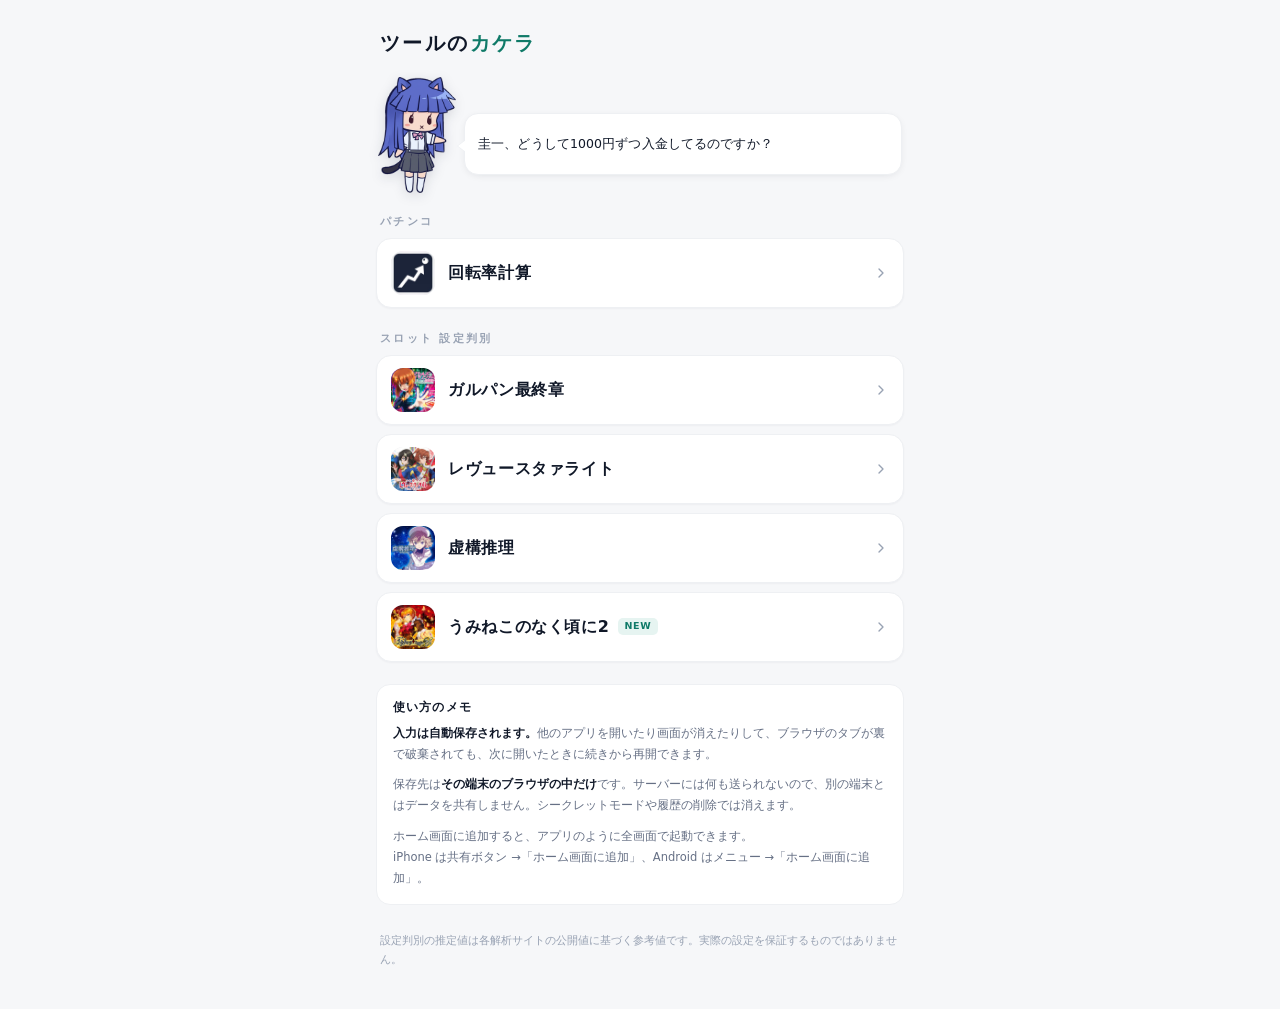
<file: index.html>
<!DOCTYPE html>
<html lang="ja">
<head>
<meta charset="utf-8">
<meta name="viewport" content="width=device-width, initial-scale=1, viewport-fit=cover">
<meta name="theme-color" content="#0f172a">
<title>ツールのカケラ</title>
<meta name="description" content="パチンコ・パチスロのツールをまとめたポータルサイト。">

<!-- リンクを共有したときに出るカードの内容（LINE・X・Discord など）
     画像は絶対URLでないと読まれないため、公開先のURLを直接書いている。
     文面を変えるときは description / og:description / twitter:description の3つを揃えること。 -->
<meta property="og:type" content="website">
<meta property="og:site_name" content="ツールのカケラ">
<meta property="og:title" content="ツールのカケラ">
<meta property="og:description" content="パチンコ・パチスロのツールをまとめたポータルサイト。">
<meta property="og:url" content="https://m4tch6.github.io/ps-tools/">
<meta property="og:image" content="https://m4tch6.github.io/ps-tools/icon-512.png">
<meta property="og:image:width" content="512">
<meta property="og:image:height" content="512">
<meta property="og:image:alt" content="RKちゃま">
<meta property="og:locale" content="ja_JP">
<meta name="twitter:card" content="summary">
<meta name="twitter:title" content="ツールのカケラ">
<meta name="twitter:description" content="パチンコ・パチスロのツールをまとめたポータルサイト。">
<meta name="twitter:image" content="https://m4tch6.github.io/ps-tools/icon-512.png">

<link rel="manifest" href="manifest.webmanifest">
<link rel="icon" href="favicon-32.png" type="image/png" sizes="32x32">
<link rel="icon" href="icon-192.png" type="image/png" sizes="192x192">
<link rel="apple-touch-icon" href="icon-180.png">
<style>
  :root{
    --bg:#f6f7f9; --card:#ffffff; --line:#e4e7ec; --line-soft:#eef0f3;
    --ink:#101828; --muted:#667085; --faint:#98a2b3;
    --accent:#0f7a68;
  }
  *{box-sizing:border-box; -webkit-tap-highlight-color:transparent;}
  html,body{margin:0; background:var(--bg); color:var(--ink);
    font-family:-apple-system,BlinkMacSystemFont,"Hiragino Kaku Gothic ProN","Yu Gothic",system-ui,sans-serif;
    font-feature-settings:"palt"; -webkit-font-smoothing:antialiased;}
  body{max-width:560px; margin:0 auto; padding:0 16px calc(40px + env(safe-area-inset-bottom));}

  header{padding:30px 4px 6px;}
  h1{margin:0; font-size:20px; font-weight:700; letter-spacing:.12em;}
  h1 em{font-style:normal; color:var(--accent);}

  /* ---------- RKちゃま ---------- */
  .rk{display:flex; align-items:flex-end; gap:8px; margin:14px 0 4px; padding:0 2px;
    cursor:pointer; user-select:none;}
  .rk-fig{flex:none; width:78px; margin-bottom:-2px;}
  .rk-fig img{display:block; width:100%; height:auto;
    filter:drop-shadow(0 3px 6px rgba(16,24,40,.14));
    animation:rk-bob 4.5s ease-in-out infinite;}
  @keyframes rk-bob{ 0%,100%{transform:translateY(0)} 50%{transform:translateY(-3px)} }

  .rk-bubble{flex:1; min-width:0; position:relative; margin-bottom:16px;
    background:var(--card); border:1px solid var(--line-soft); border-radius:14px;
    box-shadow:0 2px 10px -4px rgba(16,24,40,.16);
    padding:11px 13px; min-height:62px;
    display:flex; align-items:center;}
  /* 吹き出しのしっぽ（枠線ぶんを重ねて2枚で表現） */
  .rk-bubble::before, .rk-bubble::after{
    content:""; position:absolute; left:-8px; top:26px;
    border-style:solid; border-width:6px 8px 6px 0;}
  .rk-bubble::before{border-color:transparent var(--line-soft) transparent transparent;}
  .rk-bubble::after{left:-7px; border-color:transparent var(--card) transparent transparent;}

  .rk-text{font-size:12.5px; line-height:1.7; color:var(--ink); letter-spacing:.01em;}
  .rk-text.in{animation:rk-in .45s cubic-bezier(.22,.68,.36,1) both;}
  @keyframes rk-in{
    from{opacity:0; transform:translateX(10px);}
    to{opacity:1; transform:translateX(0);}
  }
  @media (prefers-reduced-motion:reduce){
    .rk-fig img{animation:none;}
    .rk-text.in{animation:rk-fade .3s ease both;}
    @keyframes rk-fade{from{opacity:0} to{opacity:1}}
  }

  /* ---------- カード ---------- */
  .sec{margin:24px 0 9px; padding:0 4px;
    font-size:10.5px; font-weight:600; letter-spacing:.22em; color:var(--faint);}

  .grid{display:flex; flex-direction:column; gap:9px;}
  .card{display:flex; align-items:center; gap:13px;
    background:var(--card); border:1px solid var(--line-soft); border-radius:15px;
    padding:12px 14px; text-decoration:none; color:inherit;
    box-shadow:0 1px 2px rgba(16,24,40,.04);
    transition:transform .12s ease, box-shadow .18s ease, border-color .18s ease;}
  .card:active{transform:scale(.985); background:#fbfcfd;}
  @media (hover:hover){ .card:hover{box-shadow:0 8px 24px -12px rgba(16,24,40,.22); border-color:var(--line);} }

  .ic{flex:none; width:44px; height:44px; border-radius:12px; overflow:hidden;
    display:flex; align-items:center; justify-content:center;
    box-shadow:inset 0 0 0 1px rgba(16,24,40,.08);}
  .ic img{width:100%; height:100%; object-fit:cover; display:block;}
  .t{flex:1; min-width:0; font-size:16px; font-weight:600; letter-spacing:.04em; line-height:1.35;}
  .arrow{flex:none; color:var(--faint);}

  .tag{display:inline-block; margin-left:8px; padding:2px 7px; border-radius:5px;
    font-size:9.5px; font-weight:600; letter-spacing:.06em; vertical-align:2.5px;
    color:var(--accent); background:#e6f4f1;}

  /* ---------- メモ ---------- */
  .note{margin-top:22px; background:var(--card); border:1px solid var(--line-soft);
    border-radius:14px; padding:15px 16px;}
  .note h2{margin:0 0 8px; font-size:11.5px; font-weight:600; letter-spacing:.1em; color:var(--ink);}
  .note p{margin:0; font-size:11.5px; line-height:1.85; color:var(--muted);}
  .note p + p{margin-top:9px;}
  .note b{color:var(--ink); font-weight:600;}

  footer{margin-top:26px; padding:0 4px; font-size:10.5px; line-height:1.8; color:var(--faint);}
</style>
</head>
<body>

<header>
  <h1>ツールの<em>カケラ</em></h1>
</header>

<div class="rk" id="rk" role="button" tabindex="0" aria-label="RKちゃまの台詞を切り替える">
  <div class="rk-fig"><img src="rk.png" alt="RKちゃま" width="216" height="320" decoding="async"></div>
  <div class="rk-bubble"><span class="rk-text" id="rkText"></span></div>
</div>

<div class="sec">パチンコ</div>
<div class="grid">
  <a class="card" href="kaiten/">
    <div class="ic"><img src="kaiten/icon.jpg" alt="" width="192" height="192" loading="lazy" decoding="async"></div>
    <div class="t">回転率計算</div>
    <svg class="arrow" width="16" height="16" viewBox="0 0 24 24" fill="none" stroke="currentColor" stroke-width="2" stroke-linecap="round" stroke-linejoin="round"><path d="m9 18 6-6-6-6"/></svg>
  </a>
</div>

<div class="sec">スロット 設定判別</div>
<div class="grid">
  <a class="card" href="garupan/">
    <div class="ic"><img src="garupan/icon.jpg" alt="" width="192" height="192" loading="lazy" decoding="async"></div>
    <div class="t">ガルパン最終章</div>
    <svg class="arrow" width="16" height="16" viewBox="0 0 24 24" fill="none" stroke="currentColor" stroke-width="2" stroke-linecap="round" stroke-linejoin="round"><path d="m9 18 6-6-6-6"/></svg>
  </a>

  <a class="card" href="starlight/">
    <div class="ic"><img src="starlight/icon.jpg" alt="" width="192" height="192" loading="lazy" decoding="async"></div>
    <div class="t">レヴュースタァライト</div>
    <svg class="arrow" width="16" height="16" viewBox="0 0 24 24" fill="none" stroke="currentColor" stroke-width="2" stroke-linecap="round" stroke-linejoin="round"><path d="m9 18 6-6-6-6"/></svg>
  </a>

  <a class="card" href="kyokou/">
    <div class="ic"><img src="kyokou/icon.jpg" alt="" width="192" height="192" loading="lazy" decoding="async"></div>
    <div class="t">虚構推理</div>
    <svg class="arrow" width="16" height="16" viewBox="0 0 24 24" fill="none" stroke="currentColor" stroke-width="2" stroke-linecap="round" stroke-linejoin="round"><path d="m9 18 6-6-6-6"/></svg>
  </a>

  <a class="card" href="umineko/">
    <div class="ic"><img src="umineko/icon.jpg" alt="" width="192" height="192" loading="lazy" decoding="async"></div>
    <div class="t">うみねこのなく頃に2<span class="tag">NEW</span></div>
    <svg class="arrow" width="16" height="16" viewBox="0 0 24 24" fill="none" stroke="currentColor" stroke-width="2" stroke-linecap="round" stroke-linejoin="round"><path d="m9 18 6-6-6-6"/></svg>
  </a>
</div>

<div class="note">
  <h2>使い方のメモ</h2>
  <p><b>入力は自動保存されます。</b>他のアプリを開いたり画面が消えたりして、ブラウザのタブが裏で破棄されても、次に開いたときに続きから再開できます。</p>
  <p>保存先は<b>その端末のブラウザの中だけ</b>です。サーバーには何も送られないので、別の端末とはデータを共有しません。シークレットモードや履歴の削除では消えます。</p>
  <p>ホーム画面に追加すると、アプリのように全画面で起動できます。<br>iPhone は共有ボタン →「ホーム画面に追加」、Android はメニュー →「ホーム画面に追加」。</p>
</div>

<footer>
  設定判別の推定値は各解析サイトの公開値に基づく参考値です。実際の設定を保証するものではありません。
</footer>

<script>
(function(){
  "use strict";
  /* 台詞は rk-lines.txt（1行1台詞）を読み込む。増やしたいときはそのファイルを編集するだけ。
     file:// で直接開いた場合は fetch がブロックされるため、下の控えを使う。 */
  var FALLBACK = [
    "下振れは二度と返って来ないのですよ",
    "みぃー、noteは”ぺいとぅうぃん”なのです",
    "冷遇なんてものは存在しないのですよ。にぱー☆",
    "下振れを言い訳にするのは、いけないことなのですか？",
    "負けが続いているときは、立ち回りを見直したほうがいいのですよ",
    "ときには神頼みも必要なのです。にぱー☆",
    "AIはすごいのです。ボクもハイカラなツールを作りたいのです！",
    "1000円スタートがわかるころには、多額の負債を負っているものです",
    "穢れはだいたい罠なのです。みぃ...",
    "示唆は所詮、ただの示唆なのですよ",
    "高射幸機にはついていけないのです",
    "にぱー☆今日こそは大勝ちするのですよ！",
    "赤坂、どうしてボクの台はずっとデモ画面なのですか？",
    "メンソールばかり吸っていると、イ◯ポになってしまうのですよ",
    "圭一、どうして1000円ずつ入金してるのですか？",
    "圭一、レバーを下から叩くのをやめなさい",
    "圭一、カードを抜き差しするのはやめなさい",
    "羽生、遊戯ではなく遊技だと、何度言えばわかるのかしら？",
    "公由、さっきからアンタの口が臭いのよ",
    "楽しくパチスロを打ちたい。それだけなの。それ以上は、何も望んでいないの"
  ];

  var el = document.getElementById("rkText");
  var box = document.getElementById("rk");
  var lines = FALLBACK, last = -1, timer = null;

  // 吹き出し自体が発話を表すので、前後の「」は外して表示する
  function strip(s){ return s.replace(/^[「『]/, "").replace(/[」』]$/, "").trim(); }

  function pick(){
    if(lines.length < 2) return lines[0] || "";
    var i;
    do { i = Math.floor(Math.random() * lines.length); } while(i === last);
    last = i;
    return lines[i];
  }

  function show(){
    el.classList.remove("in");
    void el.offsetWidth;          // アニメーションを再生し直すためのリフロー
    el.textContent = pick();
    el.classList.add("in");
  }

  function restart(){
    clearInterval(timer);
    timer = setInterval(show, 7000);
  }

  box.addEventListener("click", function(){ show(); restart(); });
  box.addEventListener("keydown", function(e){
    if(e.key === "Enter" || e.key === " "){ e.preventDefault(); show(); restart(); }
  });

  show();
  restart();

  fetch("rk-lines.txt", {cache:"no-cache"})
    .then(function(r){ return r.ok ? r.text() : null; })
    .then(function(t){
      if(!t) return;
      var a = t.split(/\r?\n/).map(strip).filter(Boolean);
      if(a.length){ lines = a; last = -1; }
    })
    .catch(function(){});
})();
</script>

</body>
</html>
</file>
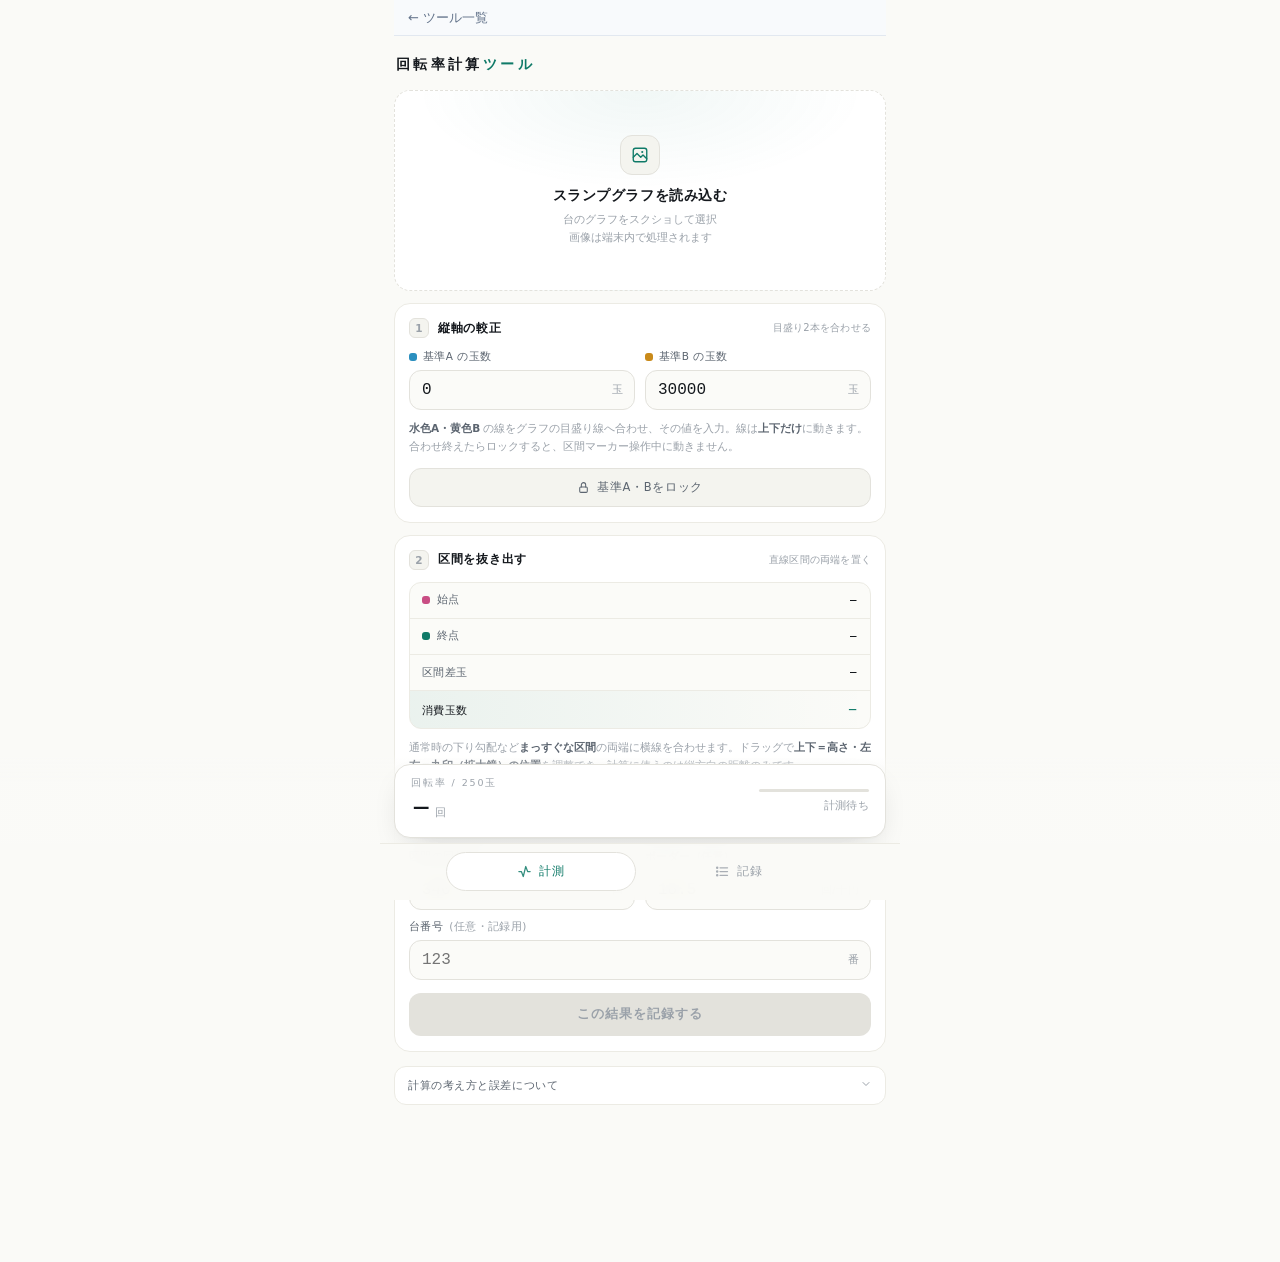
<file: kaiten/index.html>
<!DOCTYPE html>
<html lang="ja">
<head>
<meta charset="utf-8">
<meta name="viewport" content="width=device-width, initial-scale=1, maximum-scale=1, user-scalable=no">
<meta name="theme-color" content="#fafaf7">
<title>回転率計算</title>
<link rel="manifest" href="../manifest.webmanifest">
<style>
  :root{
    --bg:#fafaf7; --panel:#ffffff; --panel-hi:#f4f4ef; --line:#e3e2dc; --line-soft:#ecebe4;
    --ink:#14181d; --muted:#5c6570; --faint:#9aa1a9;
    --accent:#0f7a68;
    --calibA:#2b8fbf; --calibB:#c98a1a; --start:#c94d84; --end:#0f7a68;
    --plus:#0f7a68; --minus:#c94336;
    --r-lg:16px; --r-md:12px; --r-sm:8px;
  }
  *{box-sizing:border-box; -webkit-tap-highlight-color:transparent;}
  html,body{margin:0; background:var(--bg); color:var(--ink);
    font-family:-apple-system,BlinkMacSystemFont,"Hiragino Kaku Gothic ProN","Yu Gothic",system-ui,sans-serif;
    font-feature-settings:"palt";}
  body{max-width:520px; margin:0 auto; padding:0 14px 150px;}
  .mono{font-family:ui-monospace,"SF Mono",Menlo,Consolas,monospace; font-variant-numeric:tabular-nums;}
  button{font-family:inherit; cursor:pointer;}

  /* ---------- header ---------- */
  header{display:flex; align-items:baseline; justify-content:space-between;
    padding:20px 2px 16px;}
  .brand{font-size:14px; font-weight:700; letter-spacing:.24em;}
  .brand em{font-style:normal; color:var(--accent);}
  .brand-sub{font-size:10px; letter-spacing:.16em; color:var(--faint);}

  /* ---------- bottom nav ---------- */
  .navbar{position:fixed; left:0; right:0; bottom:0; z-index:30;
    display:flex; gap:8px; justify-content:center; max-width:520px; margin:0 auto;
    padding:8px 14px calc(9px + env(safe-area-inset-bottom));
    background:rgba(250,250,247,.94); -webkit-backdrop-filter:blur(10px); backdrop-filter:blur(10px);
    border-top:1px solid var(--line-soft);}
  .navbtn{flex:1; max-width:190px; display:flex; align-items:center; justify-content:center; gap:7px;
    font-size:12px; letter-spacing:.1em; color:var(--faint);
    background:none; border:1px solid transparent; border-radius:999px; padding:10px 0;
    transition:color .15s, background .15s;}
  .navbtn.on{color:var(--accent); background:var(--panel); border-color:var(--line);}
  .navbtn svg{opacity:.85;}

  /* ---------- upload ---------- */
  .drop{display:block; border:1px dashed var(--line); border-radius:var(--r-lg); padding:44px 18px;
    text-align:center; background:
      radial-gradient(320px 140px at 50% 0%, rgba(15,122,104,.06), transparent 70%), var(--panel);
    cursor:pointer; transition:border-color .2s;}
  .drop:active{border-color:var(--accent);}
  .drop .ic{width:40px; height:40px; margin:0 auto 12px; border-radius:12px;
    border:1px solid var(--line); display:flex; align-items:center; justify-content:center;
    color:var(--accent); background:var(--panel-hi);}
  .drop b{display:block; font-size:14px; font-weight:600; letter-spacing:.04em;}
  .drop small{display:block; margin-top:6px; font-size:11px; color:var(--faint); line-height:1.6;}

  /* ---------- stage ---------- */
  .stage-wrap{display:none;}
  .stage{position:relative; border-radius:var(--r-lg); overflow:hidden; background:#efefe9;
    border:1px solid var(--line); box-shadow:0 6px 24px -18px rgba(20,24,29,.35);}
  canvas{display:block; width:100%; touch-action:none;}
  .stage-tools{display:flex; gap:8px; margin-top:10px;}
  .tool-btn{flex:1; display:flex; align-items:center; justify-content:center; gap:7px;
    background:var(--panel); color:var(--muted); border:1px solid var(--line);
    border-radius:var(--r-md); padding:10px 8px; font-size:11.5px; letter-spacing:.05em;
    transition:color .15s, background .15s;}
  .tool-btn:active{background:var(--panel-hi); color:var(--ink);}
  .tool-btn svg{opacity:.7;}

  /* ---------- cards ---------- */
  .card{background:var(--panel); border:1px solid var(--line-soft); border-radius:var(--r-lg);
    padding:14px 14px 15px; margin-top:12px;}
  .card-head{display:flex; align-items:center; gap:9px; margin-bottom:12px;}
  .stepnum{width:20px; height:20px; border-radius:6px; flex:none;
    display:flex; align-items:center; justify-content:center;
    font-size:10.5px; font-weight:700; color:var(--faint);
    border:1px solid var(--line); background:var(--panel-hi);
    transition:all .3s;}
  .card.done .stepnum{color:#08110d; background:var(--accent); border-color:var(--accent);}
  .card-title{font-size:12px; font-weight:600; letter-spacing:.06em;}
  .card-note{font-size:10px; color:var(--faint); letter-spacing:.02em; margin-left:auto;}

  .rowset{display:flex; gap:10px;}
  .field{flex:1; min-width:0;}
  .field label{display:flex; align-items:center; gap:6px; font-size:10.5px;
    color:var(--muted); letter-spacing:.04em; margin-bottom:6px;}
  .dot{width:8px; height:8px; border-radius:3px; flex:none;}
  .inwrap{display:flex; align-items:center; background:#fbfbf8; border:1px solid var(--line);
    border-radius:var(--r-md); transition:border-color .15s, box-shadow .15s; overflow:hidden;}
  .inwrap:focus-within{border-color:var(--accent); box-shadow:0 0 0 3px rgba(15,122,104,.12);}
  .inwrap input{flex:1; min-width:0; background:none; border:none; outline:none;
    color:var(--ink); font-size:16px; padding:10px 4px 10px 12px;}
  .inwrap input:disabled{color:var(--faint);}
  .inwrap .unit{font-size:10.5px; color:var(--faint); padding-right:11px; letter-spacing:.04em; flex:none;}
  .hint{font-size:10.5px; color:var(--faint); line-height:1.7; margin:10px 0 0;}
  .hint b{color:var(--muted); font-weight:600;}

  /* lock button */
  .lock-btn{margin-top:12px; width:100%; display:flex; align-items:center; justify-content:center; gap:7px;
    background:var(--panel-hi); color:var(--muted); border:1px solid var(--line);
    border-radius:var(--r-md); padding:11px; font-size:11.5px; letter-spacing:.06em;
    transition:background .2s, color .2s;}
  .lock-btn.on{background:var(--accent); color:#eafff9; border-color:var(--accent);}

  /* save button */
  .save-btn{margin-top:13px; width:100%; background:var(--accent); color:#eafff9; border:none;
    border-radius:var(--r-md); padding:13px; font-size:12.5px; font-weight:600; letter-spacing:.08em;
    transition:background .2s;}
  .save-btn:disabled{background:var(--line); color:var(--faint);}
  .save-btn.saved{background:var(--plus);}

  /* readout rows */
  .reads{border:1px solid var(--line-soft); border-radius:var(--r-md); overflow:hidden; background:#fbfbf8;}
  .read{display:flex; justify-content:space-between; align-items:baseline;
    padding:9px 12px;}
  .read + .read{border-top:1px solid var(--line-soft);}
  .read .k{font-size:11px; color:var(--muted); display:flex; align-items:center; gap:7px; letter-spacing:.03em;}
  .read .v{font-size:15px; letter-spacing:.02em;}
  .read.em{background:linear-gradient(90deg, rgba(15,122,104,.07), transparent);}
  .read.em .k{color:var(--ink);}
  .read.em .v{font-size:17px; color:var(--accent);}

  /* ---------- floating result ---------- */
  .resbar{position:fixed; left:0; right:0; bottom:calc(56px + env(safe-area-inset-bottom)); z-index:20;
    padding:10px 14px 6px;
    background:linear-gradient(180deg, rgba(250,250,247,0), rgba(250,250,247,.95) 30%);
    pointer-events:none;}
  .res{max-width:492px; margin:0 auto; pointer-events:auto;
    background:#ffffff;
    border:1px solid var(--line); border-radius:var(--r-lg);
    box-shadow:0 12px 32px -14px rgba(20,24,29,.22), 0 1px 0 rgba(20,24,29,.02);
    padding:12px 16px 13px; display:flex; align-items:center; gap:16px;}
  .res .lbl{font-size:9.5px; letter-spacing:.2em; color:var(--faint); white-space:nowrap;}
  .res .num{font-size:34px; line-height:1; letter-spacing:-.01em; color:var(--ink);
    white-space:nowrap;}
  .res .num small{font-size:11px; color:var(--faint); letter-spacing:.05em; margin-left:4px;}
  .res .right{margin-left:auto; text-align:right; min-width:0;}
  .gauge{width:110px; height:3px; border-radius:3px; background:var(--line); position:relative;
    margin:0 0 6px auto; overflow:hidden;}
  .gauge i{position:absolute; inset:0; transform-origin:left; transform:scaleX(0);
    background:var(--accent); transition:transform .35s ease, background .35s; border-radius:3px;}
  .delta{font-size:11px; letter-spacing:.03em; color:var(--faint); white-space:nowrap;}
  .delta.plus{color:var(--plus);} .delta.minus{color:var(--minus);}

  /* ---------- details ---------- */
  details{margin-top:14px; border:1px solid var(--line-soft); border-radius:var(--r-md); background:var(--panel);}
  summary{list-style:none; padding:11px 13px; font-size:11px; color:var(--muted);
    letter-spacing:.05em; cursor:pointer; display:flex; align-items:center; gap:8px;}
  summary::-webkit-details-marker{display:none;}
  summary .chev{margin-left:auto; transition:transform .2s; color:var(--faint);}
  details[open] summary .chev{transform:rotate(180deg);}
  details[open] summary{border-bottom:1px solid var(--line-soft);}
  details .body{padding:12px 14px 13px; font-size:11.5px; color:var(--muted); line-height:1.75;}
  details .body b{color:var(--ink); font-weight:600;}
  details .formula{display:block; text-align:center; padding:9px 6px; margin:4px 0 10px;
    background:#fbfbf8; border:1px solid var(--line-soft); border-radius:var(--r-sm);
    color:var(--accent); font-size:12px; letter-spacing:.05em;}

  /* ---------- record log ---------- */
  .log-head{display:flex; align-items:center; justify-content:space-between; padding:16px 2px 12px;}
  .log-title{font-size:13px; font-weight:700; letter-spacing:.12em;}
  .log-actions{display:flex; gap:6px;}
  .mini-btn{font-size:10.5px; letter-spacing:.05em; color:var(--muted); background:var(--panel);
    border:1px solid var(--line); border-radius:8px; padding:8px 11px;}
  .mini-btn:active{background:var(--panel-hi);}
  .mini-btn.danger{color:var(--minus);}
  .rec{display:flex; align-items:center; gap:12px; background:var(--panel);
    border:1px solid var(--line-soft); border-radius:var(--r-md); padding:12px 14px; margin-bottom:8px;}
  .rec .dai{min-width:70px;}
  .rec .dai .lb{font-size:9.5px; color:var(--faint); letter-spacing:.06em;}
  .rec .dai b{display:block; color:var(--ink); font-size:15px; letter-spacing:.02em;}
  .rec .ts{font-size:9.5px; color:var(--faint); letter-spacing:.03em; margin-top:3px;}
  .rec .rate{margin-left:auto; text-align:right;}
  .rec .rate .n{font-size:20px; color:var(--accent); letter-spacing:.01em;}
  .rec .rate .n small{font-size:10px; color:var(--faint); margin-left:3px;}
  .rec .rate .d{font-size:10px; letter-spacing:.02em; margin-top:2px;}
  .rec .rate .d.plus{color:var(--plus);} .rec .rate .d.minus{color:var(--minus);}
  .rec .del{flex:none; width:30px; height:30px; border-radius:8px; border:1px solid var(--line);
    background:var(--panel-hi); color:var(--faint); font-size:13px; line-height:1;
    display:flex; align-items:center; justify-content:center;}
  .rec .del:active{color:var(--minus);}
  .empty{text-align:center; color:var(--faint); font-size:11.5px; padding:56px 0; line-height:1.8;}
  .log-sum{font-size:10.5px; color:var(--faint); letter-spacing:.05em; padding:2px 2px 12px;}

  .hide{display:none !important;}
  @media (prefers-reduced-motion:reduce){ *{transition:none !important;} }
</style>
</head>
<body>
<style>
  .portal-back{display:flex;align-items:center;gap:6px;padding:11px 14px;
    font:500 13px/1 -apple-system,BlinkMacSystemFont,"Hiragino Kaku Gothic ProN","Yu Gothic",system-ui,sans-serif;
    color:#64748b;background:#f8fafc;border-bottom:1px solid #e2e8f0;text-decoration:none;}
  .portal-back:active{background:#f1f5f9;}
</style>
<a class="portal-back" href="../">← ツール一覧</a>

<header>
  <div class="brand">回転率計算<em>ツール</em></div>
</header>

<!-- ============ CALC VIEW ============ -->
<div id="viewCalc">

  <label class="drop" id="drop">
    <span class="ic">
      <svg width="18" height="18" viewBox="0 0 24 24" fill="none" stroke="currentColor" stroke-width="1.8" stroke-linecap="round" stroke-linejoin="round"><rect x="3" y="3" width="18" height="18" rx="3"/><path d="M3 15l5-5 5 5 3-3 5 5"/><circle cx="15" cy="8" r="1.4" fill="currentColor" stroke="none"/></svg>
    </span>
    <b>スランプグラフを読み込む</b>
    <small>台のグラフをスクショして選択<br>画像は端末内で処理されます</small>
    <input id="file" type="file" accept="image/*" hidden>
  </label>

  <div class="stage-wrap" id="stageWrap">
    <div class="stage" id="stage"><canvas id="cv"></canvas></div>
    <div class="stage-tools">
      <button class="tool-btn" id="reupload">
        <svg width="13" height="13" viewBox="0 0 24 24" fill="none" stroke="currentColor" stroke-width="2" stroke-linecap="round"><path d="M21 12a9 9 0 1 1-2.6-6.3M21 3v6h-6"/></svg>
        画像を替える
      </button>
      <button class="tool-btn" id="reset">
        <svg width="13" height="13" viewBox="0 0 24 24" fill="none" stroke="currentColor" stroke-width="2" stroke-linecap="round"><path d="M12 3v3M12 18v3M3 12h3M18 12h3"/><circle cx="12" cy="12" r="4.5"/></svg>
        マーカー初期化
      </button>
    </div>
  </div>

  <!-- STEP 1 -->
  <div class="card" id="c1">
    <div class="card-head">
      <span class="stepnum">1</span>
      <span class="card-title">縦軸の較正</span>
      <span class="card-note">目盛り2本を合わせる</span>
    </div>
    <div class="rowset">
      <div class="field">
        <label><span class="dot" style="background:var(--calibA)"></span>基準A の玉数</label>
        <div class="inwrap"><input class="mono" id="valA" inputmode="numeric" value="0"><span class="unit">玉</span></div>
      </div>
      <div class="field">
        <label><span class="dot" style="background:var(--calibB)"></span>基準B の玉数</label>
        <div class="inwrap"><input class="mono" id="valB" inputmode="numeric" value="30000"><span class="unit">玉</span></div>
      </div>
    </div>
    <p class="hint"><b>水色A・黄色B</b> の線をグラフの目盛り線へ合わせ、その値を入力。線は<b>上下だけ</b>に動きます。合わせ終えたらロックすると、区間マーカー操作中に動きません。</p>
    <button class="lock-btn" id="lockBtn">
      <svg width="13" height="13" viewBox="0 0 24 24" fill="none" stroke="currentColor" stroke-width="1.9" stroke-linecap="round" stroke-linejoin="round"><rect x="5" y="11" width="14" height="10" rx="2"/><path d="M8 11V7a4 4 0 0 1 8 0v4"/></svg>
      <span>基準A・Bをロック</span>
    </button>
  </div>

  <!-- STEP 2 -->
  <div class="card" id="c2">
    <div class="card-head">
      <span class="stepnum">2</span>
      <span class="card-title">区間を抜き出す</span>
      <span class="card-note">直線区間の両端を置く</span>
    </div>
    <div class="reads">
      <div class="read"><span class="k"><span class="dot" style="background:var(--start)"></span>始点</span><span class="v mono" id="oVA">–</span></div>
      <div class="read"><span class="k"><span class="dot" style="background:var(--end)"></span>終点</span><span class="v mono" id="oVB">–</span></div>
      <div class="read"><span class="k">区間差玉</span><span class="v mono" id="oSabi">–</span></div>
      <div class="read em"><span class="k">消費玉数</span><span class="v mono" id="oCons">–</span></div>
    </div>
    <p class="hint">通常時の下り勾配など<b>まっすぐな区間</b>の両端に横線を合わせます。ドラッグで<b>上下＝高さ・左右＝丸印（拡大鏡）の位置</b>を調整でき、計算に使うのは縦方向の距離のみです。</p>
  </div>

  <!-- STEP 3 -->
  <div class="card" id="c3">
    <div class="card-head">
      <span class="stepnum">3</span>
      <span class="card-title">回転数を入力</span>
    </div>
    <div class="rowset">
      <div class="field">
        <label>区間の回転数</label>
        <div class="inwrap"><input class="mono" id="rot" inputmode="numeric" placeholder="340"><span class="unit">回</span></div>
      </div>
      <div class="field">
        <label>ボーダー <span style="color:var(--faint)">(任意)</span></label>
        <div class="inwrap"><input class="mono" id="border" inputmode="decimal" placeholder="18.5"><span class="unit">回/千円</span></div>
      </div>
    </div>
    <div class="rowset" style="margin-top:10px">
      <div class="field">
        <label>台番号 <span style="color:var(--faint)">(任意・記録用)</span></label>
        <div class="inwrap"><input class="mono" id="daiban" inputmode="numeric" placeholder="123"><span class="unit">番</span></div>
      </div>
    </div>
    <button class="save-btn" id="saveRec" disabled>この結果を記録する</button>
  </div>

  <details id="help">
    <summary>
      計算の考え方と誤差について
      <span class="chev"><svg width="12" height="12" viewBox="0 0 24 24" fill="none" stroke="currentColor" stroke-width="2" stroke-linecap="round"><path d="M6 9l6 6 6-6"/></svg></span>
    </summary>
    <div class="body">
      <span class="formula mono">回転率 = 回転数 × 250 ÷ 消費玉数</span>
      消費玉数は較正した縦軸スケールで測った<b>区間差玉の絶対値</b>、250玉は4円パチンコの千円分です。<br><br>
      スランプグラフの差玉は<b>純増（投資 − 払戻）</b>のため、厳密な打ち込み玉数とはヘソ賞球などの分だけずれます。通常時の下り区間を<b>長めに</b>取るほど誤差は小さくなります。あくまで概算としてお使いください。
    </div>
  </details>

  <!-- floating result -->
  <div class="resbar" id="resbar">
    <div class="res">
      <div>
        <div class="lbl">回転率 / 250玉</div>
        <div class="num mono" id="rate">–<small>回</small></div>
      </div>
      <div class="right">
        <div class="gauge"><i id="gaugeFill"></i></div>
        <div class="delta" id="delta">計測待ち</div>
      </div>
    </div>
  </div>

</div><!-- /viewCalc -->

<!-- ============ LOG VIEW ============ -->
<div id="viewLog" class="hide">
  <div class="log-head">
    <div class="log-title">記録一覧</div>
    <div class="log-actions">
      <button class="mini-btn" id="exportCsv">CSV書き出し</button>
      <button class="mini-btn danger" id="clearAll">全削除</button>
    </div>
  </div>
  <div class="log-sum" id="logSum"></div>
  <div id="recList"></div>
  <p class="empty hide" id="recEmpty">まだ記録がありません。<br>「計測」タブで回転率を出し、<br>「この結果を記録する」を押すと保存されます。</p>
</div>

<!-- ============ BOTTOM NAV (fixed) ============ -->
<nav class="navbar">
  <button class="navbtn on" data-v="calc">
    <svg width="15" height="15" viewBox="0 0 24 24" fill="none" stroke="currentColor" stroke-width="2" stroke-linecap="round" stroke-linejoin="round"><path d="M3 12h4l3 8 4-16 3 8h4"/></svg>
    計測
  </button>
  <button class="navbtn" data-v="log">
    <svg width="15" height="15" viewBox="0 0 24 24" fill="none" stroke="currentColor" stroke-width="2" stroke-linecap="round" stroke-linejoin="round"><line x1="8" y1="6" x2="20" y2="6"/><line x1="8" y1="12" x2="20" y2="12"/><line x1="8" y1="18" x2="20" y2="18"/><circle cx="3.5" cy="6" r="1"/><circle cx="3.5" cy="12" r="1"/><circle cx="3.5" cy="18" r="1"/></svg>
    記録
  </button>
</nav>

<script>
(function(){
"use strict";
var cv=document.getElementById("cv"), ctx=cv.getContext("2d");
var stage=document.getElementById("stage");
var img=null, imgData=null, dpr=Math.max(1,Math.min(3,window.devicePixelRatio||1));
var cw=0, ch=0, scale=1;
var calib=[{y:0,v:0},{y:0,v:30000}];
var meas=[{x:0,y:0},{x:0,y:0}];
var drag=null;
var locked=false;   // 基準A・Bのロック状態
var loaded=false;   // 1枚目を読み込んだか（差し替え判定）
var lastRate=null, lastDelta=null;

var COL={A:"#2b8fbf",B:"#c98a1a",S:"#c94d84",E:"#0f7a68"};
var els={}; ["valA","valB","rot","border","oVA","oVB","oSabi","oCons","rate","delta","gaugeFill"]
  .forEach(function(id){els[id]=document.getElementById(id);});
function g(id){return document.getElementById(id);}

/* ---------- 作業中セッションの自動保存 ----------
   スマホでタブが裏に回って破棄されても、画像・基準線・入力値が消えないよう
   localStorage に保持する。画像は長辺1200pxのJPEGに縮小してから保存。 */
var SESS="kaiten_session_v1";
function toDataURL(im){
  var max=1200, w=im.width, h=im.height;
  if(w>max){ h=Math.round(h*max/w); w=max; }
  var c=document.createElement("canvas"); c.width=w; c.height=h;
  c.getContext("2d").drawImage(im,0,0,w,h);
  try{ return c.toDataURL("image/jpeg",0.82); }catch(_){ return null; }
}
function saveSession(){
  if(!loaded||!imgData||!ch||!cw) return;
  try{
    localStorage.setItem(SESS,JSON.stringify({
      imgData:imgData, locked:locked,
      calib:[calib[0].y/ch, calib[1].y/ch],
      meas:[[meas[0].x/cw, meas[0].y/ch],[meas[1].x/cw, meas[1].y/ch]],
      valA:els.valA.value, valB:els.valB.value,
      rot:els.rot.value, border:els.border.value, daiban:g("daiban").value
    }));
  }catch(_){}   // 容量超過時は黙って諦める（記録タブのデータは別キーで無事）
}
function clearSession(){ try{localStorage.removeItem(SESS);}catch(_){} }

/* ---------- load ---------- */
// #drop is a <label> wrapping #file, so the native label activation opens the
// picker on its own — no extra click handler here (would double-open the dialog).
g("reupload").addEventListener("click",function(){g("file").click();});
g("file").addEventListener("change",function(e){
  var f=e.target.files&&e.target.files[0]; if(!f)return;
  var url=URL.createObjectURL(f), im=new Image();
  im.onload=function(){
    var fresh=!loaded; loaded=true; img=im; imgData=toDataURL(im);
    reveal();
    // 差し替え時(fresh=false)は基準A・B/マーカー位置を相対的に引き継ぐ
    layout(fresh);
    URL.revokeObjectURL(url);
    saveSession();
  };
  im.src=url;
});
function reveal(){
  // カード類は常時表示。画像読込時はアップロード枠→グラフへ差し替えるだけ
  g("drop").classList.add("hide");
  g("stageWrap").style.display="block";
}

/* ---------- layout ---------- */
function layout(fresh){
  if(!img)return;
  var prevW=cw, prevH=ch;
  cw=stage.clientWidth; scale=cw/img.width; ch=img.height*scale;
  cv.style.height=ch+"px";
  cv.width=Math.round(cw*dpr); cv.height=Math.round(ch*dpr);
  ctx.setTransform(dpr,0,0,dpr,0,0);
  if(fresh){
    calib[0].y=ch*0.72; calib[1].y=ch*0.28;   // A(=0)を下、B(=30000)を上に → 上ほどプラスの自然な向き
    meas[0]={x:cw*0.40,y:ch*0.35}; meas[1]={x:cw*0.60,y:ch*0.65};
  }else if(prevW&&prevH){
    var kx=cw/prevW, ky=ch/prevH;
    calib.forEach(function(c){c.y*=ky;});
    meas.forEach(function(m){m.x*=kx; m.y*=ky;});
  }
  draw(); compute();
}
var rt; window.addEventListener("resize",function(){clearTimeout(rt);rt=setTimeout(function(){layout(false);},120);});

/* ---------- draw ---------- */
function draw(){
  if(!img)return;
  ctx.clearRect(0,0,cw,ch);
  ctx.drawImage(img,0,0,cw,ch);

  // 区間の帯（始点〜終点の間を薄く塗って範囲を可視化）
  var yb0=Math.min(meas[0].y,meas[1].y), yb1=Math.max(meas[0].y,meas[1].y);
  if(yb1-yb0>0.5){ ctx.save(); ctx.fillStyle="rgba(20,24,29,.055)"; ctx.fillRect(0,yb0,cw,yb1-yb0); ctx.restore(); }

  // 基準A・B（点線・控えめ）
  hline(calib[0].y,COL.A,"A "+fmt(numA()),locked);
  hline(calib[1].y,COL.B,"B "+fmt(numB()),locked);

  // 始点・終点（実線・太め・濃い色＝A/Bより見やすく）
  measLine(meas[0],COL.S,"始");
  measLine(meas[1],COL.E,"終");

  if(drag) loupe();
}
function hline(y,col,label,lock){
  ctx.save();
  ctx.strokeStyle=col; ctx.lineWidth=1.25; ctx.setLineDash([6,5]); ctx.globalAlpha=.95;
  ctx.beginPath(); ctx.moveTo(0,y); ctx.lineTo(cw,y); ctx.stroke();
  ctx.setLineDash([]); ctx.globalAlpha=1;
  // grip handle (right)
  ctx.fillStyle="rgba(255,255,255,.94)"; roundRect(cw-34,y-11,28,22,7); ctx.fill();
  ctx.strokeStyle=col; ctx.lineWidth=1.25; roundRect(cw-34,y-11,28,22,7); ctx.stroke();
  ctx.fillStyle=col;
  if(lock){
    // padlock glyph → 基準が固定されていることを示す
    ctx.fillRect(cw-25,y-1,10,7);
    ctx.beginPath(); ctx.arc(cw-20,y-2.5,3,Math.PI,0); ctx.lineWidth=1.4; ctx.strokeStyle=col; ctx.stroke();
  }else{
    ctx.fillRect(cw-27,y-3.5,14,1.5); ctx.fillRect(cw-27,y+2,14,1.5);
  }
  // label pill (left)
  ctx.font="600 10.5px ui-monospace,Menlo,monospace";
  var w=ctx.measureText(label).width+14;
  ctx.fillStyle="rgba(255,255,255,.92)"; roundRect(6,y-10,w,20,6); ctx.fill();
  ctx.strokeStyle=col; ctx.globalAlpha=.5; roundRect(6,y-10,w,20,6); ctx.stroke(); ctx.globalAlpha=1;
  ctx.fillStyle=col; ctx.textBaseline="middle"; ctx.fillText(label,13,y+1);
  ctx.restore();
}
function measLine(p,col,txt){
  var y=p.y;
  ctx.save();
  // 全幅の実線 — A/Bの点線より太く濃くして見やすく
  ctx.strokeStyle="rgba(255,255,255,.6)"; ctx.lineWidth=3;
  ctx.beginPath(); ctx.moveTo(0,y); ctx.lineTo(cw,y); ctx.stroke();   // 白フチ(暗い背景でも視認)
  ctx.strokeStyle=col; ctx.lineWidth=1.7;
  ctx.beginPath(); ctx.moveTo(0,y); ctx.lineTo(cw,y); ctx.stroke();
  // フォーカス点（左右に動かせる＝拡大鏡の中心）
  ctx.beginPath(); ctx.arc(p.x,y,5.5,0,7); ctx.fillStyle=col; ctx.fill();
  ctx.lineWidth=2; ctx.strokeStyle="#fff"; ctx.stroke();
  // 塗りつぶしラベル（始/終）— A/Bの白ラベルより主張させる
  ctx.font="700 11px system-ui";
  var w=ctx.measureText(txt).width+16;
  var tx=clamp(p.x, w/2+2, cw-w/2-2);
  var ty=(y<30) ? y+8 : y-8-19;
  ctx.fillStyle=col; roundRect(tx-w/2,ty,w,19,6); ctx.fill();
  ctx.fillStyle="#fff"; ctx.textAlign="center"; ctx.textBaseline="middle";
  ctx.fillText(txt,tx,ty+10);
  ctx.textAlign="left"; ctx.restore();
}
function loupe(){
  var p = drag.type==="calib" ? {x:cw*0.5,y:calib[drag.i].y} : meas[drag.i];
  var R=58, Z=3.6;
  var lx=clamp(p.x,R+8,cw-R-8);
  var ly = p.y<ch/2 ? ch-R-12 : R+12;
  var srcHalf=(R/Z)/scale, sx=p.x/scale, sy=p.y/scale;
  ctx.save();
  ctx.beginPath(); ctx.arc(lx,ly,R,0,7); ctx.closePath();
  ctx.fillStyle="#e9e9e3"; ctx.fill(); ctx.clip();
  // draw only the part of the sample box that lies inside the image, mapped 1:1 in
  // scale — keeps the crosshair on the true point and avoids stretching near edges
  var bx=sx-srcHalf, by=sy-srcHalf, size=srcHalf*2, m=(R*2)/size;
  var ix0=Math.max(0,bx), iy0=Math.max(0,by);
  var ix1=Math.min(img.width,bx+size), iy1=Math.min(img.height,by+size);
  if(ix1>ix0 && iy1>iy0){
    ctx.drawImage(img, ix0,iy0, ix1-ix0, iy1-iy0,
      lx-R+(ix0-bx)*m, ly-R+(iy0-by)*m, (ix1-ix0)*m, (iy1-iy0)*m);
  }
  ctx.strokeStyle="rgba(20,24,29,.55)"; ctx.lineWidth=1;
  ctx.beginPath(); ctx.moveTo(lx-R,ly); ctx.lineTo(lx+R,ly); ctx.moveTo(lx,ly-R); ctx.lineTo(lx,ly+R); ctx.stroke();
  ctx.restore();
  ctx.beginPath(); ctx.arc(lx,ly,R,0,7); ctx.lineWidth=1.5; ctx.strokeStyle="rgba(20,24,29,.35)"; ctx.stroke();
  var val=valueAt(p.y);
  if(val!=null){
    ctx.font="700 12px ui-monospace,Menlo,monospace";
    var t=fmt(Math.round(val))+" 玉";
    var w=ctx.measureText(t).width+14;
    ctx.fillStyle="rgba(255,255,255,.95)"; roundRect(lx-w/2,ly+R-22,w,18,6); ctx.fill();
    ctx.strokeStyle="rgba(20,24,29,.2)"; ctx.lineWidth=1; roundRect(lx-w/2,ly+R-22,w,18,6); ctx.stroke();
    ctx.fillStyle="#14181d"; ctx.textAlign="center"; ctx.textBaseline="middle";
    ctx.fillText(t,lx,ly+R-12); ctx.textAlign="left";
  }
}
function roundRect(x,y,w,h,r){ctx.beginPath();ctx.moveTo(x+r,y);ctx.arcTo(x+w,y,x+w,y+h,r);
  ctx.arcTo(x+w,y+h,x,y+h,r);ctx.arcTo(x,y+h,x,y,r);ctx.arcTo(x,y,x+w,y,r);ctx.closePath();}

/* ---------- interaction (縦方向のみ) ---------- */
// 始点/終点マーカーと(ロック外なら)基準A/Bのうち、タップ位置に縦方向で最も近いものを掴む。
// ドラッグは上下のみ — 横位置は固定で、合わせやすさを優先。
cv.addEventListener("pointerdown",function(e){
  var p=pos(e);
  var cands=[{type:"meas",i:0,y:meas[0].y},{type:"meas",i:1,y:meas[1].y}];
  if(!locked){ cands.push({type:"calib",i:0,y:calib[0].y}); cands.push({type:"calib",i:1,y:calib[1].y}); }
  var best=null,bd=44;
  cands.forEach(function(c){var d=Math.abs(p.y-c.y); if(d<bd){bd=d;best=c;}});
  if(best){ drag={type:best.type,i:best.i}; try{cv.setPointerCapture(e.pointerId);}catch(_){} draw(); }
});
cv.addEventListener("pointermove",function(e){
  if(!drag)return; e.preventDefault(); var p=pos(e);
  if(drag.type==="calib"){ calib[drag.i].y=clamp(p.y,0,ch); }
  else{ meas[drag.i].x=clamp(p.x,0,cw); meas[drag.i].y=clamp(p.y,0,ch); }   // 縦横とも移動（丸印＝拡大鏡の位置）
  draw(); compute();
},{passive:false});
function endDrag(){ if(drag){drag=null; draw(); saveSession();} }
cv.addEventListener("pointerup",endDrag);
cv.addEventListener("pointercancel",endDrag);

function pos(e){var r=cv.getBoundingClientRect();return {x:e.clientX-r.left,y:e.clientY-r.top};}
function clamp(v,a,b){return v<a?a:v>b?b:v;}
function fmt(n){return (isFinite(n)?n:0).toLocaleString("ja-JP");}

/* ---------- math ---------- */
function numA(){var v=parseFloat(els.valA.value);return isFinite(v)?v:0;}
function numB(){var v=parseFloat(els.valB.value);return isFinite(v)?v:0;}
function valuePerPx(){var dy=calib[0].y-calib[1].y; if(Math.abs(dy)<1e-6)return null;
  return (numA()-numB())/dy;}
function valueAt(y){var k=valuePerPx(); if(k==null)return null; return numA()+(y-calib[0].y)*k;}

function compute(){
  var vA=valueAt(meas[0].y), vB=valueAt(meas[1].y);
  var cons=null;
  if(vA!=null&&vB!=null){
    var sabi=vB-vA; cons=Math.abs(sabi);
    els.oVA.textContent=fmt(Math.round(vA))+" 玉";
    els.oVB.textContent=fmt(Math.round(vB))+" 玉";
    els.oSabi.textContent=(sabi>=0?"+":"")+fmt(Math.round(sabi))+" 玉";
    els.oCons.textContent=fmt(Math.round(cons))+" 玉";
  }else{
    els.oVA.textContent=els.oVB.textContent=els.oSabi.textContent=els.oCons.textContent="–";
  }

  var rot=parseFloat(els.rot.value);
  var ok = cons>0 && rot>0;
  var rate = ok ? rot*250/cons : null;
  lastRate = rate;

  if(rate!=null){
    els.rate.innerHTML=rate.toFixed(1)+'<small>回</small>';
  }else{
    els.rate.innerHTML='–<small>回</small>';
  }

  var bd=parseFloat(els.border.value);
  var fill=els.gaugeFill;
  if(rate!=null&&isFinite(bd)&&bd>0){
    var d=rate-bd; lastDelta=d;
    els.delta.className="delta "+(d>=0?"plus":"minus");
    els.delta.textContent=(d>=0?"ボーダー +":"ボーダー −")+Math.abs(d).toFixed(1)+" 回";
    var ratio=clamp(rate/(bd*1.4),0,1);
    fill.style.transform="scaleX("+ratio+")";
    fill.style.background=d>=0?"var(--plus)":"var(--minus)";
  }else if(rate!=null){
    lastDelta=null;
    els.delta.className="delta"; els.delta.textContent="ボーダー未入力";
    fill.style.transform="scaleX(0)";
  }else{
    lastDelta=null;
    els.delta.className="delta"; els.delta.textContent="計測待ち";
    fill.style.transform="scaleX(0)";
  }

  var sb=g("saveRec");
  if(sb){
    sb.disabled=(rate==null);
    if(!sb.classList.contains("saved")) sb.textContent="この結果を記録する";
  }
  steps(rate!=null);
}

/* ---------- card done states ---------- */
function steps(hasRate){
  var s1=!!img;
  var s2=s1 && numA()!==numB();
  var s3=s2 && Math.abs(meas[0].y-meas[1].y)>2;
  g("c1").classList.toggle("done",s2);
  g("c2").classList.toggle("done",s3);
  g("c3").classList.toggle("done",hasRate);
}

["valA","valB","rot","border"].forEach(function(id){
  els[id].addEventListener("input",function(){draw();compute();saveSession();});
});
g("daiban").addEventListener("input",saveSession);

/* ---------- lock ---------- */
function setLock(on){
  locked=on;
  var b=g("lockBtn");
  b.classList.toggle("on",locked);
  b.querySelector("span").textContent = locked ? "基準を解除する" : "基準A・Bをロック";
  els.valA.disabled=locked; els.valB.disabled=locked;
  draw();
}
g("lockBtn").addEventListener("click",function(){ setLock(!locked); saveSession(); });

/* ---------- reset markers ---------- */
g("reset").addEventListener("click",function(){
  if(locked) setLock(false);
  layout(true);
  saveSession();
});

/* ================= records ================= */
var LS="kaiten_records_v1";
function loadRecs(){ try{return JSON.parse(localStorage.getItem(LS))||[];}catch(_){return [];} }
function saveRecs(a){ try{localStorage.setItem(LS,JSON.stringify(a));}catch(_){} }
function esc(s){return String(s).replace(/[&<>"]/g,function(c){
  return {"&":"&amp;","<":"&lt;",">":"&gt;",'"':"&quot;"}[c];});}
function fmtTs(ts){var d=new Date(ts); function p(n){return (n<10?"0":"")+n;}
  return d.getFullYear()+"/"+p(d.getMonth()+1)+"/"+p(d.getDate())+" "+p(d.getHours())+":"+p(d.getMinutes());}

function renderRecs(){
  var a=loadRecs(), list=g("recList"); list.innerHTML="";
  g("recEmpty").classList.toggle("hide", a.length>0);
  g("logSum").textContent = a.length ? ("記録 "+a.length+" 件") : "";
  a.forEach(function(r){
    var row=document.createElement("div"); row.className="rec";
    var dtxt = (r.delta==null) ? "" :
      '<div class="d '+(r.delta>=0?"plus":"minus")+'">ボーダー'+(r.delta>=0?"+":"−")+Math.abs(r.delta).toFixed(1)+"</div>";
    row.innerHTML=
      '<div class="dai"><div class="lb">台番号</div><b>'+esc(r.dai||"—")+'</b><div class="ts">'+fmtTs(r.ts)+'</div></div>'+
      '<div class="rate"><div class="n">'+r.rate.toFixed(1)+'<small>回</small></div>'+dtxt+'</div>'+
      '<button class="del" data-id="'+r.id+'" aria-label="削除">✕</button>';
    list.appendChild(row);
  });
}
g("recList").addEventListener("click",function(e){
  var b=e.target.closest(".del"); if(!b)return;
  var id=b.getAttribute("data-id");
  saveRecs(loadRecs().filter(function(r){return String(r.id)!==String(id);}));
  renderRecs();
});
g("saveRec").addEventListener("click",function(){
  if(lastRate==null)return;
  var a=loadRecs();
  a.unshift({
    id:Date.now()+"_"+Math.random().toString(36).slice(2,6),
    dai:(g("daiban").value||"").trim(),
    rate:lastRate, delta:lastDelta, ts:Date.now()
  });
  saveRecs(a); renderRecs();
  var b=this; b.classList.add("saved"); b.textContent="記録しました ✓";
  setTimeout(function(){ b.classList.remove("saved"); b.textContent="この結果を記録する"; },1400);
});
g("clearAll").addEventListener("click",function(){
  if(!loadRecs().length)return;
  if(confirm("すべての記録を削除しますか？この操作は取り消せません。")){ saveRecs([]); renderRecs(); }
});
function csvCell(v){v=(v==null?"":String(v)); return /[",\r\n]/.test(v)?'"'+v.replace(/"/g,'""')+'"':v;}
g("exportCsv").addEventListener("click",function(){
  var a=loadRecs(); if(!a.length){return;}
  var rows=[["日時","台番号","回転率(回/250玉)","ボーダー差"]];
  a.slice().reverse().forEach(function(r){
    rows.push([fmtTs(r.ts), r.dai||"", r.rate.toFixed(1), r.delta==null?"":r.delta.toFixed(1)]);
  });
  var csv="﻿"+rows.map(function(r){return r.map(csvCell).join(",");}).join("\r\n");
  var blob=new Blob([csv],{type:"text/csv;charset=utf-8"});
  var url=URL.createObjectURL(blob), a2=document.createElement("a");
  a2.href=url; a2.download="回転率記録.csv"; document.body.appendChild(a2); a2.click();
  document.body.removeChild(a2); setTimeout(function(){URL.revokeObjectURL(url);},1000);
});

/* ---------- view tabs (bottom nav) ---------- */
document.querySelectorAll(".navbtn").forEach(function(t){
  t.addEventListener("click",function(){
    document.querySelectorAll(".navbtn").forEach(function(x){x.classList.remove("on");});
    t.classList.add("on");
    var v=t.getAttribute("data-v");
    g("viewCalc").classList.toggle("hide", v!=="calc");
    g("viewLog").classList.toggle("hide", v!=="log");
    if(v==="log") renderRecs();
    window.scrollTo(0,0);   // 切替時は先頭から表示
  });
});

renderRecs();

/* ---------- 前回の作業内容を復元 ---------- */
(function restoreSession(){
  var d; try{ d=JSON.parse(localStorage.getItem(SESS)); }catch(_){ return; }
  if(!d||!d.imgData) return;
  var im=new Image();
  im.onload=function(){
    img=im; loaded=true; imgData=d.imgData;
    els.valA.value=d.valA; els.valB.value=d.valB;
    els.rot.value=d.rot; els.border.value=d.border;
    g("daiban").value=d.daiban||"";
    reveal();
    // layout(fresh) は基準線を初期位置に戻すため使わず、保存した相対位置を復元する
    cw=stage.clientWidth; scale=cw/img.width; ch=img.height*scale;
    cv.style.height=ch+"px";
    cv.width=Math.round(cw*dpr); cv.height=Math.round(ch*dpr);
    ctx.setTransform(dpr,0,0,dpr,0,0);
    calib[0].y=d.calib[0]*ch; calib[1].y=d.calib[1]*ch;
    meas[0]={x:d.meas[0][0]*cw, y:d.meas[0][1]*ch};
    meas[1]={x:d.meas[1][0]*cw, y:d.meas[1][1]*ch};
    setLock(!!d.locked);
    draw(); compute();
  };
  im.onerror=function(){ clearSession(); };
  im.src=d.imgData;
})();
compute();
})();
</script>
</body>
</html>
</file>
